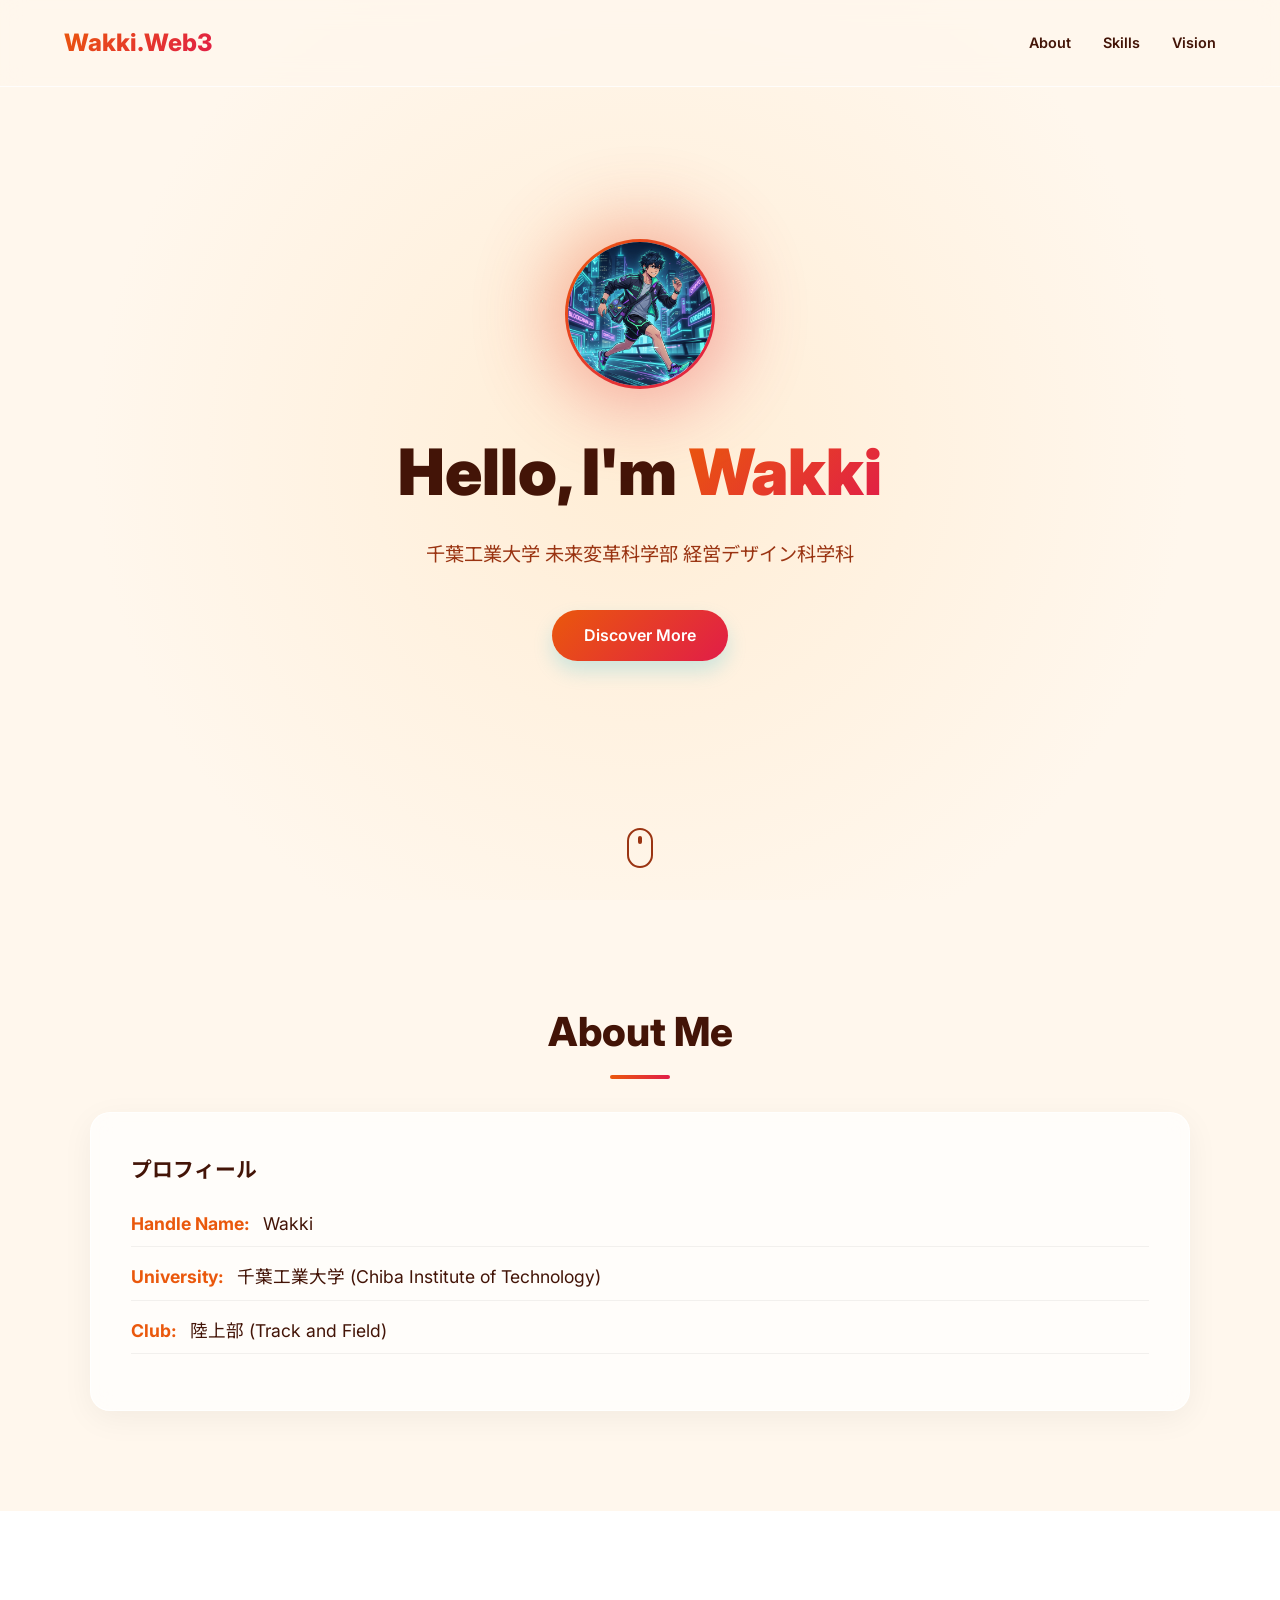
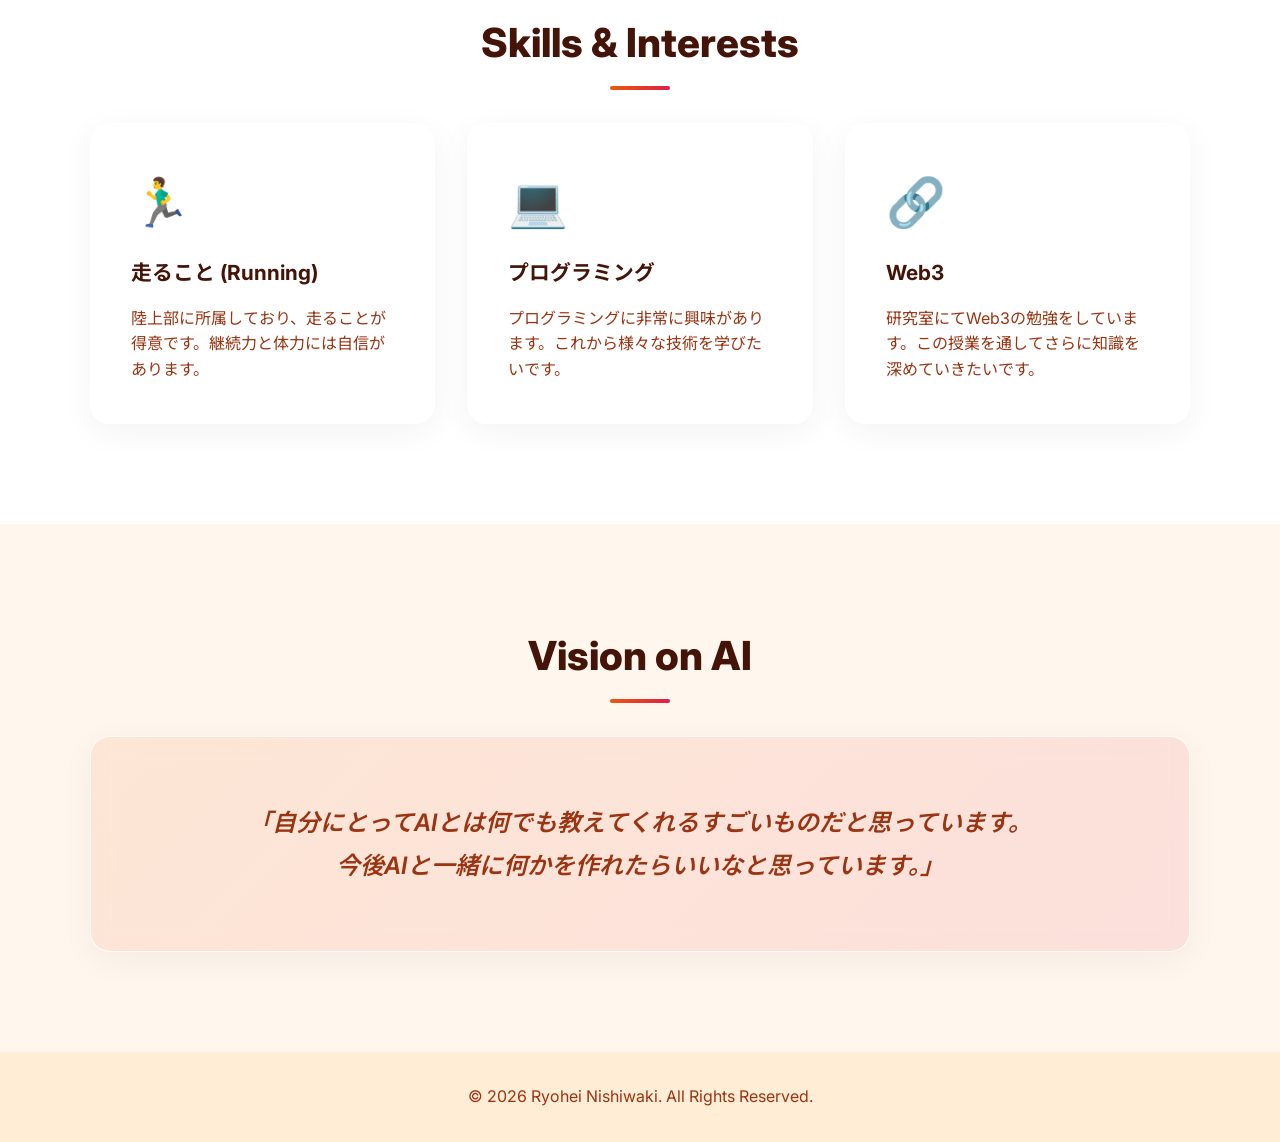
<file: index.html>
<!DOCTYPE html>
<html lang="ja">
<head>
    <meta charset="UTF-8">
    <meta name="viewport" content="width=device-width, initial-scale=1.0">
    <title>Ryohei | Portfolio</title>
    <meta name="description" content="西脇亮平 (Ryohei Nishiwaki) の自己紹介ポートフォリオサイト">
    <link rel="preconnect" href="https://fonts.googleapis.com">
    <link rel="preconnect" href="https://fonts.gstatic.com" crossorigin>
    <link href="https://fonts.googleapis.com/css2?family=Inter:wght@400;600;800&family=Noto+Sans+JP:wght@400;700;900&display=swap" rel="stylesheet">
    <link rel="stylesheet" href="style.css">
</head>
<body>
    <header class="navbar">
        <div class="logo">Wakki.Web3</div>
        <nav>
            <ul>
                <li><a href="#about">About</a></li>
                <li><a href="#skills">Skills</a></li>
                <li><a href="#vision">Vision</a></li>
            </ul>
        </nav>
    </header>

    <main>
        <section id="hero" class="hero">
            <div class="hero-content">
                <div class="avatar-container animate-on-load">
                    <img src="avatar.png" alt="Ryohei Avatar" class="avatar">
                    <div class="glow"></div>
                </div>
                <h1 class="animate-on-load delay-1">Hello, I'm <span class="highlight">Wakki</span></h1>
                <p class="subtitle animate-on-load delay-2">千葉工業大学 未来変革科学部 経営デザイン科学科</p>
                <a href="#about" class="btn animate-on-load delay-3">Discover More</a>
            </div>
            <div class="scroll-indicator">
                <div class="mouse"></div>
            </div>
        </section>

        <section id="about" class="section">
            <div class="container fade-in">
                <h2 class="section-title">About Me</h2>
                <div class="card glass">
                    <div class="card-content">
                        <h3>プロフィール</h3>
                        <ul class="info-list">
                            <li><span class="label">Handle Name:</span> Wakki</li>
                            <li><span class="label">University:</span> 千葉工業大学 (Chiba Institute of Technology)</li>
                            <li><span class="label">Club:</span> 陸上部 (Track and Field)</li>
                        </ul>
                    </div>
                </div>
            </div>
        </section>

        <section id="skills" class="section bg-alt">
            <div class="container fade-in">
                <h2 class="section-title">Skills & Interests</h2>
                <div class="grid">
                    <div class="card glass hover-effect">
                        <div class="icon">🏃‍♂️</div>
                        <h3>走ること (Running)</h3>
                        <p>陸上部に所属しており、走ることが得意です。継続力と体力には自信があります。</p>
                    </div>
                    <div class="card glass hover-effect">
                        <div class="icon">💻</div>
                        <h3>プログラミング</h3>
                        <p>プログラミングに非常に興味があります。これから様々な技術を学びたいです。</p>
                    </div>
                    <div class="card glass hover-effect">
                        <div class="icon">🔗</div>
                        <h3>Web3</h3>
                        <p>研究室にてWeb3の勉強をしています。この授業を通してさらに知識を深めていきたいです。</p>
                    </div>
                </div>
            </div>
        </section>

        <section id="vision" class="section">
            <div class="container fade-in">
                <h2 class="section-title">Vision on AI</h2>
                <div class="card banner glass">
                    <p class="quote">「自分にとってAIとは何でも教えてくれるすごいものだと思っています。<br>今後AIと一緒に何かを作れたらいいなと思っています。」</p>
                </div>
            </div>
        </section>
    </main>

    <footer>
        <p>&copy; 2026 Ryohei Nishiwaki. All Rights Reserved.</p>
    </footer>

    <script src="script.js"></script>
</body>
</html>
</file>
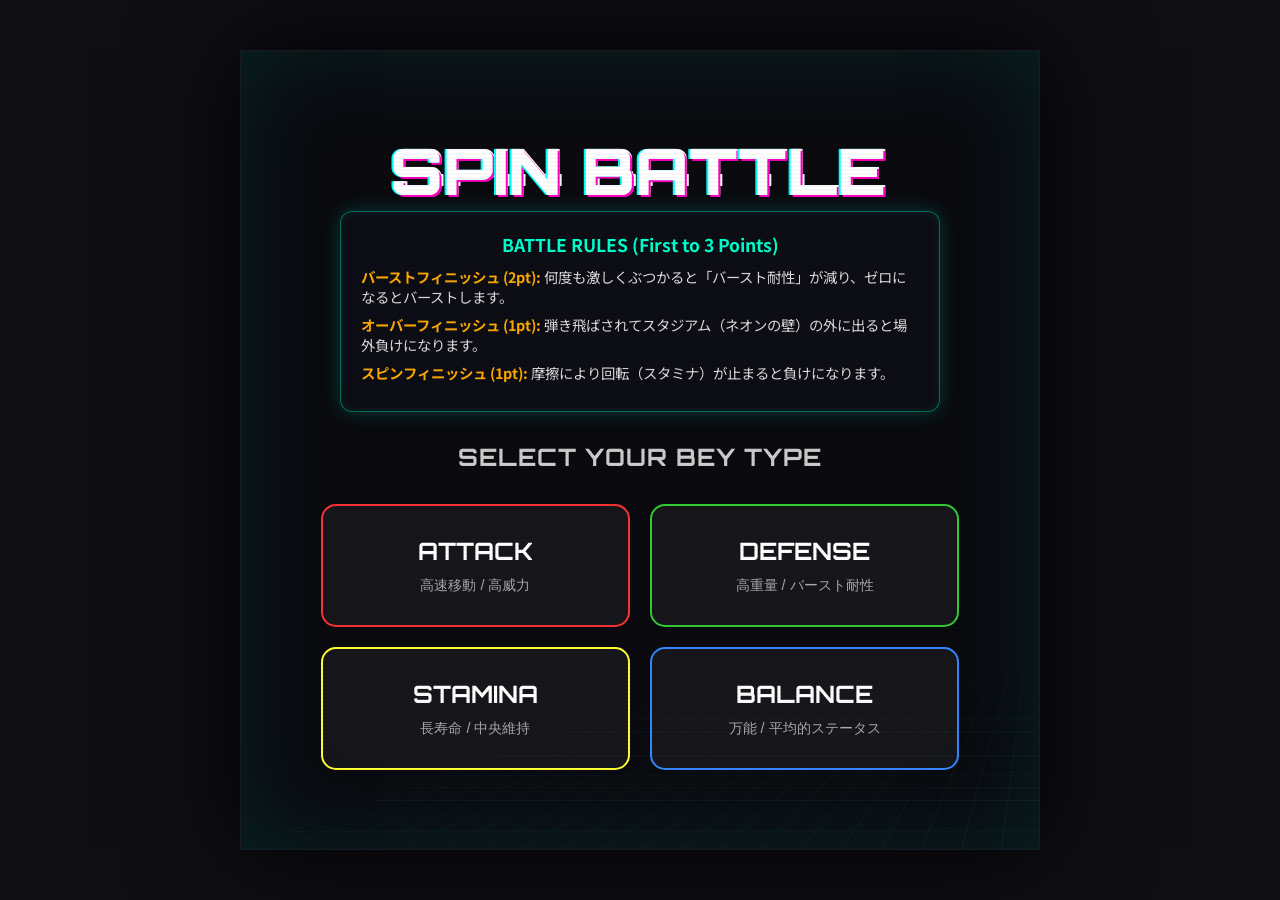
<file: beyblade/index.html>
<!DOCTYPE html>
<html lang="ja">
<head>
    <meta charset="UTF-8">
    <meta name="viewport" content="width=device-width, initial-scale=1.0, maximum-scale=1.0, user-scalable=no">
    <title>Spin Battle</title>
    <link rel="stylesheet" href="spin-battle.css">
    <link rel="preconnect" href="https://fonts.googleapis.com">
    <link rel="preconnect" href="https://fonts.gstatic.com" crossorigin>
    <link href="https://fonts.googleapis.com/css2?family=Orbitron:wght@400;700;900&family=Noto+Sans+JP:wght@400;700&display=swap" rel="stylesheet">
</head>
<body>
    <div id="game-container">
        <!-- Background Effects -->
        <div class="background-grid"></div>
        <div class="scanlines"></div>

        <!-- 共通スコアボード (バトル中のみ表示) -->
        <div id="scoreboard" class="hidden">
            <div class="player-score">
                <div class="info">
                    <span class="name">YOU</span>
                    <div class="burst-meter"><div id="player-burst-fill" class="fill"></div></div>
                </div>
                <span class="score" id="player-points">0</span>
            </div>
            <div class="target-score">FIRST TO 3</div>
            <div class="cpu-score">
                <span class="score" id="cpu-points">0</span>
                <div class="info">
                    <span class="name">CPU</span>
                    <div class="burst-meter"><div id="cpu-burst-fill" class="fill"></div></div>
                </div>
            </div>
        </div>

        <!-- タイプ選択画面 -->
        <div id="scene-selection" class="scene active">
            <h1 class="glitch" data-text="Spin Battle">Spin Battle</h1>
            
            <div class="rules-container">
                <h3>BATTLE RULES (First to 3 Points)</h3>
                <ul>
                    <li><span class="highlight">バーストフィニッシュ (2pt):</span> 何度も激しくぶつかると「バースト耐性」が減り、ゼロになるとバーストします。</li>
                    <li><span class="highlight">オーバーフィニッシュ (1pt):</span> 弾き飛ばされてスタジアム（ネオンの壁）の外に出ると場外負けになります。</li>
                    <li><span class="highlight">スピンフィニッシュ (1pt):</span> 摩擦により回転（スタミナ）が止まると負けになります。</li>
                </ul>
            </div>

            <h2>SELECT YOUR BEY TYPE</h2>
            <div class="type-grid">
                <button class="type-btn attack" data-type="attack">
                    <span class="type-name">ATTACK</span>
                    <span class="type-desc">高速移動 / 高威力</span>
                </button>
                <button class="type-btn defense" data-type="defense">
                    <span class="type-name">DEFENSE</span>
                    <span class="type-desc">高重量 / バースト耐性</span>
                </button>
                <button class="type-btn stamina" data-type="stamina">
                    <span class="type-name">STAMINA</span>
                    <span class="type-desc">長寿命 / 中央維持</span>
                </button>
                <button class="type-btn balance" data-type="balance">
                    <span class="type-name">BALANCE</span>
                    <span class="type-desc">万能 / 平均的ステータス</span>
                </button>
            </div>
        </div>

        <!-- Explanation Phase -->
        <div id="scene-explanation" class="scene hidden">
            <h1 class="glitch" data-text="YOUR SKILLS">YOUR SKILLS</h1>
            <div id="type-explanation-content" style="background: rgba(0,0,0,0.7); border: 1px solid #444; border-radius: 8px; padding: 20px; box-shadow: 0 0 15px rgba(0,255,204,0.3); margin-bottom: 30px; width: 80%; max-width: 600px; margin-left: auto; margin-right: auto;">
                <!-- JS Inject -->
            </div>
            <button class="action-btn" id="btn-start-shoot" style="font-size: 1.5rem; padding: 15px 40px; box-shadow: 0 0 20px #00ffcc; margin-top: 20px;">GO TO SHOOT</button>
        </div>

        <!-- シュート画面 -->
        <div id="scene-shoot" class="scene hidden">
            <div id="countdown-text" class="glitch" data-text=""></div>
            
            <div id="shoot-ui" class="hidden" style="display: flex; flex-direction: column; align-items: center;">
                <div class="gauge-container">
                    <div id="power-bar" class="power-bar"></div>
                    <div class="gauge-marker ideal">MAX</div>
                </div>
                <button id="btn-shoot" class="action-btn">SHOOT!</button>
            </div>
        </div>

        <!-- バトル画面 (Canvas) -->
        <div id="scene-battle" class="scene hidden">
            <canvas id="stadium" width="600" height="600"></canvas>
            <div class="battle-controls">
                <button id="btn-special-move" class="action-btn special-move-btn hidden">SPECIAL MOVE!</button>
                <button id="btn-defense" class="action-btn defense-btn hidden">DEFENSE!</button>
                <button id="btn-move" class="action-btn move-btn hidden">MODE CHANGE</button>
                <button id="btn-figure8" class="action-btn figure8-btn hidden">TARGET DASH!</button>
            </div>

            <div id="battle-message" class="hidden">
                <h2 id="message-text">BURST FINISH!</h2>
                <p id="message-subtext">+2 POINTS</p>
                <button id="btn-next-round" class="action-btn small hidden">NEXT ROUND</button>
            </div>
        </div>

        <!-- Special Move Cut-in Overlay -->
        <div id="special-cutin" class="hidden">
            <div class="cutin-bg"></div>
            <div id="cutin-text" class="glitch" data-text="SPECIAL MOVE!">SPECIAL MOVE!</div>
        </div>

        <!-- リザルト画面 -->
        <div id="scene-result" class="scene hidden">
            <h1 id="result-title">YOU WIN!</h1>
            <p id="result-detail">FINAL SCORE: 3 - 1</p>
            <button id="btn-restart" class="action-btn">PLAY AGAIN</button>
        </div>
    </div>

    <script src="spin-battle.js"></script>
</body>
</html>
</file>
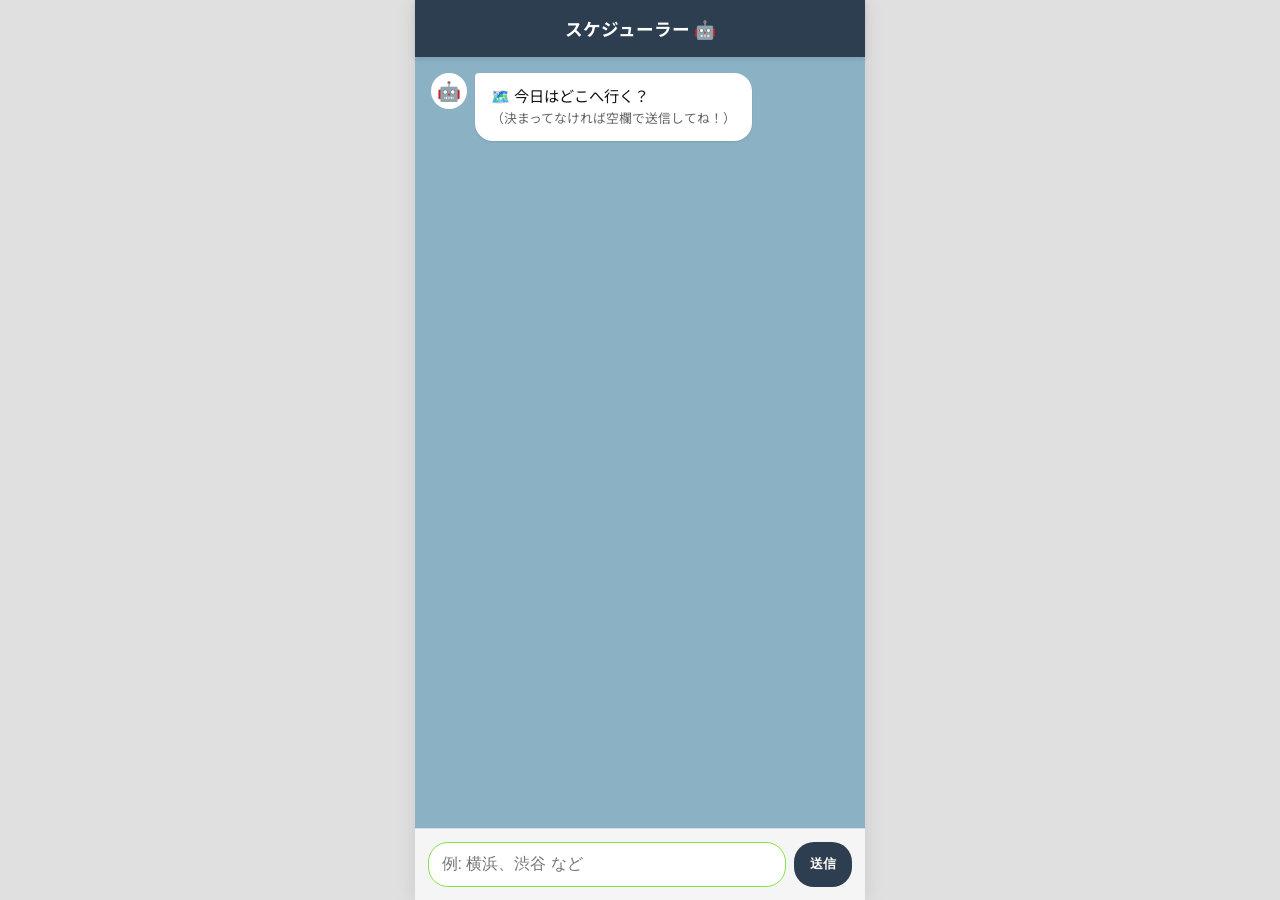
<file: 領域C/app.html>
<!DOCTYPE html>
<html lang="ja">
<head>
    <meta charset="UTF-8">
    <meta name="viewport" content="width=device-width, initial-scale=1.0">
    <title>Vibe Chat Scheduler</title>
    <!-- Google Fonts -->
    <link rel="preconnect" href="https://fonts.googleapis.com">
    <link rel="preconnect" href="https://fonts.gstatic.com" crossorigin>
    <link href="https://fonts.googleapis.com/css2?family=Inter:wght@400;600;800&family=Noto+Sans+JP:wght@400;600;800&display=swap" rel="stylesheet">
    <link rel="stylesheet" href="app.css">
</head>
<body>
    <main class="chat-container">
        <!-- チャット上部のヘッダー -->
        <header class="chat-header">
            <h1>スケジューラー 🤖</h1>
        </header>

        <!-- メッセージが流れるエリア -->
        <div class="chat-history" id="chat-history">
            <!-- JSでメッセージが追加されていきます -->
        </div>

        <!-- 画面下部の入力／ボタンエリア -->
        <footer class="chat-footer" id="chat-footer">
            
            <!-- 目的地を入力するテキストボックス -->
            <div id="input-text-area" class="input-area hidden">
                <input type="text" id="dest-input" placeholder="例: 横浜、渋谷 など">
                <button id="btn-send-dest" class="btn-send">送信</button>
            </div>

            <!-- 気分やアクティビティを選ぶボタンリスト -->
            <div id="input-button-area" class="input-area hidden">
                <!-- JSで動的にボタンが追加されます -->
            </div>

        </footer>
    </main>

    <script src="app.js"></script>
</body>
</html>
</file>
<file: style.css>
:root {
    --bg-main: #FFF7ED;
    --bg-alt: #FFFFFF;
    --text-main: #431407;
    --text-muted: #9A3412;
    --accent-1: #EA580C;
    --accent-2: #E11D48;
    --glass-bg: rgba(255, 255, 255, 0.7);
    --glass-border: rgba(255, 255, 255, 0.8);
    --transition: all 0.4s cubic-bezier(0.16, 1, 0.3, 1);
}

* {
    margin: 0;
    padding: 0;
    box-sizing: border-box;
}

html {
    scroll-behavior: smooth;
    font-family: 'Inter', 'Noto Sans JP', sans-serif;
}

body {
    background-color: var(--bg-main);
    color: var(--text-main);
    line-height: 1.6;
    overflow-x: hidden;
}

/* Navbar */
.navbar {
    position: fixed;
    top: 0;
    width: 100%;
    padding: 1.5rem 5%;
    display: flex;
    justify-content: space-between;
    align-items: center;
    background: rgba(255, 247, 237, 0.8);
    backdrop-filter: blur(12px);
    z-index: 1000;
    border-bottom: 1px solid var(--glass-border);
}

.logo {
    font-weight: 800;
    font-size: 1.5rem;
    background: linear-gradient(135deg, var(--accent-1), var(--accent-2));
    -webkit-background-clip: text;
    -webkit-text-fill-color: transparent;
}

nav ul {
    list-style: none;
    display: flex;
    gap: 2rem;
}

nav a {
    color: var(--text-main);
    text-decoration: none;
    font-size: 0.9rem;
    font-weight: 600;
    transition: var(--transition);
}

nav a:hover {
    color: var(--accent-1);
}

/* Hero */
.hero {
    height: 100vh;
    display: flex;
    flex-direction: column;
    justify-content: center;
    align-items: center;
    text-align: center;
    position: relative;
    padding: 0 5%;
    background: radial-gradient(circle at center, #FFEDD5 0%, var(--bg-main) 70%);
}

.avatar-container {
    position: relative;
    width: 150px;
    height: 150px;
    margin: 0 auto 2rem;
    border-radius: 50%;
    z-index: 1;
}

.avatar {
    width: 100%;
    height: 100%;
    border-radius: 50%;
    object-fit: cover;
    border: 3px solid transparent;
    background: linear-gradient(var(--bg-main), var(--bg-main)) padding-box,
                linear-gradient(135deg, var(--accent-1), var(--accent-2)) border-box;
}

.glow {
    position: absolute;
    top: 50%;
    left: 50%;
    transform: translate(-50%, -50%);
    width: 180px;
    height: 180px;
    background: linear-gradient(135deg, var(--accent-1), var(--accent-2));
    border-radius: 50%;
    filter: blur(40px);
    opacity: 0.4;
    z-index: -1;
    animation: pulse 4s infinite alternate;
}

@keyframes pulse {
    0% { opacity: 0.3; transform: translate(-50%, -50%) scale(0.9); }
    100% { opacity: 0.6; transform: translate(-50%, -50%) scale(1.1); }
}

h1 {
    font-size: 4rem;
    font-weight: 900;
    margin-bottom: 1rem;
}

.highlight {
    background: linear-gradient(135deg, var(--accent-1), var(--accent-2));
    -webkit-background-clip: text;
    -webkit-text-fill-color: transparent;
}

.subtitle {
    font-size: 1.2rem;
    color: var(--text-muted);
    margin-bottom: 2.5rem;
    max-width: 600px;
}

.btn {
    display: inline-block;
    padding: 0.8rem 2rem;
    background: linear-gradient(135deg, var(--accent-1), var(--accent-2));
    color: white;
    text-decoration: none;
    border-radius: 30px;
    font-weight: 600;
    transition: var(--transition);
    box-shadow: 0 10px 20px rgba(6, 182, 212, 0.2);
}

.btn:hover {
    transform: translateY(-3px);
    box-shadow: 0 15px 25px rgba(139, 92, 246, 0.3);
}

.scroll-indicator {
    position: absolute;
    bottom: 2rem;
    left: 50%;
    transform: translateX(-50%);
}

.mouse {
    width: 26px;
    height: 40px;
    border: 2px solid var(--text-muted);
    border-radius: 20px;
    position: relative;
}

.mouse::before {
    content: '';
    position: absolute;
    top: 6px;
    left: 50%;
    transform: translateX(-50%);
    width: 4px;
    height: 8px;
    background: var(--text-muted);
    border-radius: 2px;
    animation: scroll 1.5s infinite;
}

@keyframes scroll {
    0% { transform: translate(-50%, 0); opacity: 1; }
    100% { transform: translate(-50%, 15px); opacity: 0; }
}

/* Sections */
.section {
    padding: 100px 5%;
}

.bg-alt {
    background-color: var(--bg-alt);
}

.container {
    max-width: 1100px;
    margin: 0 auto;
}

.section-title {
    font-size: 2.5rem;
    font-weight: 800;
    margin-bottom: 3rem;
    text-align: center;
    position: relative;
}

.section-title::after {
    content: '';
    position: absolute;
    bottom: -15px;
    left: 50%;
    transform: translateX(-50%);
    width: 60px;
    height: 4px;
    background: linear-gradient(90deg, var(--accent-1), var(--accent-2));
    border-radius: 2px;
}

/* Glassmorphism */
.glass {
    background: var(--glass-bg);
    backdrop-filter: blur(12px);
    border: 1px solid var(--glass-border);
    border-radius: 20px;
    padding: 2.5rem;
    box-shadow: 0 8px 32px rgba(0, 0, 0, 0.05);
}

.info-list {
    list-style: none;
    margin-top: 1.5rem;
}

.info-list li {
    margin-bottom: 1rem;
    font-size: 1.1rem;
    border-bottom: 1px solid rgba(0,0,0,0.05);
    padding-bottom: 0.5rem;
}

.label {
    font-weight: 700;
    color: var(--accent-1);
    margin-right: 0.5rem;
}

/* Grid */
.grid {
    display: grid;
    grid-template-columns: repeat(auto-fit, minmax(300px, 1fr));
    gap: 2rem;
}

.hover-effect {
    transition: var(--transition);
}

.hover-effect:hover {
    transform: translateY(-10px);
    border-color: rgba(234, 88, 12, 0.3);
    box-shadow: 0 15px 30px rgba(0,0,0,0.1);
}

.icon {
    font-size: 3rem;
    margin-bottom: 1rem;
}

.card h3 {
    margin-bottom: 1rem;
    font-size: 1.3rem;
}

.card p {
    color: var(--text-muted);
}

.banner {
    text-align: center;
    padding: 4rem 2rem;
    background: linear-gradient(135deg, rgba(234, 88, 12, 0.1), rgba(225, 29, 72, 0.1));
}

.quote {
    font-size: 1.5rem;
    font-weight: 600;
    font-style: italic;
    line-height: 1.8;
}

/* Footer */
footer {
    text-align: center;
    padding: 2rem;
    background: #FFEDD5;
    color: var(--text-muted);
}

/* Responsive */
@media (max-width: 768px) {
    h1 { font-size: 2.5rem; }
    .logo { font-size: 1.2rem; }
    nav ul { gap: 1rem; }
    .section { padding: 80px 5%; }
}

/* Initial States for Animations */
.animate-on-load {
    opacity: 0;
    transform: translateY(30px);
}

.fade-in {
    opacity: 0;
    transform: translateY(50px);
    transition: opacity 0.8s ease-out, transform 0.8s ease-out;
}

.fade-in.visible {
    opacity: 1;
    transform: translateY(0);
}
</file>
<file: beyblade/spin-battle.css>
:root {
    --bg-color: #0f0f13;
    --text-color: #ffffff;
    --accent-orange: #ff5e00;
    --accent-glow: rgba(255, 94, 0, 0.6);
    --attack-color: #ff3333;
    --defense-color: #33cc33;
    --stamina-color: #ffff33;
    --balance-color: #3388ff;
}

* {
    box-sizing: border-box;
    margin: 0;
    padding: 0;
}

body {
    background-color: var(--bg-color);
    color: var(--text-color);
    font-family: 'Noto Sans JP', sans-serif;
    display: flex;
    justify-content: center;
    align-items: center;
    height: 100vh;
    overflow: hidden;
    touch-action: manipulation; /* 連打時のズームを防止 */
}

h1, h2, .orbitron {
    font-family: 'Orbitron', sans-serif;
}

#game-container {
    width: 100%;
    max-width: 800px;
    height: 100vh;
    max-height: 800px;
    position: relative;
    background: #0a0a0f;
    box-shadow: 0 0 100px rgba(0,0,0,1), inset 0 0 100px rgba(0, 255, 204, 0.1);
    overflow: hidden;
    border: 1px solid #1a1a24;
}

/* Background Grid & Scanlines */
.background-grid {
    position: absolute;
    top: 0;
    left: 0;
    width: 200%;
    height: 200%;
    background-image: 
        linear-gradient(rgba(0, 255, 204, 0.05) 1px, transparent 1px),
        linear-gradient(90deg, rgba(0, 255, 204, 0.05) 1px, transparent 1px);
    background-size: 40px 40px;
    transform: perspective(500px) rotateX(60deg) translateY(-20%);
    animation: grid-move 20s linear infinite;
    z-index: 1;
    pointer-events: none;
}

.scanlines {
    position: absolute;
    top: 0;
    left: 0;
    width: 100%;
    height: 100%;
    background: linear-gradient(
        to bottom,
        rgba(255, 255, 255, 0) 50%,
        rgba(0, 0, 0, 0.1) 50%
    );
    background-size: 100% 4px;
    z-index: 40;
    pointer-events: none;
    opacity: 0.3;
}

@keyframes grid-move {
    from { transform: perspective(500px) rotateX(60deg) translateY(-50%); }
    to { transform: perspective(500px) rotateX(60deg) translateY(0%); }
}

/* Scene Management */
.scene {
    position: absolute;
    top: 0;
    left: 0;
    width: 100%;
    height: 100%;
    display: flex;
    flex-direction: column;
    justify-content: center;
    align-items: center;
    opacity: 0;
    pointer-events: none;
    transition: opacity 0.5s ease-in-out;
}

.scene.active {
    opacity: 1;
    pointer-events: auto;
    z-index: 10;
}

.hidden {
    display: none !important;
}

/* Typography & Effects */
h1.glitch {
    position: relative;
    font-size: 4rem;
    font-weight: 900;
    color: #fff;
    text-transform: uppercase;
    animation: glitch-skew 1s infinite linear alternate-reverse;
}

h1.glitch::before, h1.glitch::after {
    content: attr(data-text);
    position: absolute;
    top: 0;
    left: 0;
    width: 100%;
    height: 100%;
}

h1.glitch::before {
    left: 2px;
    text-shadow: -2px 0 #ff00c1;
    clip: rect(44px, 450px, 56px, 0);
    animation: glitch-anim 5s infinite linear alternate-reverse;
}

h1.glitch::after {
    left: -2px;
    text-shadow: -2px 0 #00fff9, 2px 2px #ff00c1;
    animation: glitch-anim2 1s infinite linear alternate-reverse;
}

@keyframes glitch-anim {
    0% { clip: rect(31px, 9999px, 94px, 0); }
    20% { clip: rect(62px, 9999px, 42px, 0); }
    40% { clip: rect(16px, 9999px, 78px, 0); }
    60% { clip: rect(81px, 9999px, 13px, 0); }
    80% { clip: rect(92px, 9999px, 55px, 0); }
    100% { clip: rect(41px, 9999px, 22px, 0); }
}

@keyframes glitch-anim2 {
    0% { clip: rect(65px, 9999px, 100px, 0); }
    20% { clip: rect(21px, 9999px, 33px, 0); }
    40% { clip: rect(87px, 9999px, 12px, 0); }
    60% { clip: rect(45px, 9999px, 76px, 0); }
    80% { clip: rect(54px, 9999px, 89px, 0); }
    100% { clip: rect(12px, 9999px, 45px, 0); }
}

h2 {
    font-size: 1.5rem;
    margin-bottom: 2rem;
    color: #cccccc;
    letter-spacing: 1px;
}

/* Scoreboard */
#scoreboard {
    position: absolute;
    top: 20px;
    left: 50%;
    transform: translateX(-50%);
    width: 90%;
    display: flex;
    justify-content: space-between;
    align-items: center;
    z-index: 20;
    background: rgba(15, 15, 20, 0.6);
    backdrop-filter: blur(10px);
    -webkit-backdrop-filter: blur(10px);
    padding: 15px 30px;
    border-radius: 15px;
    border: 1px solid rgba(0, 255, 204, 0.3);
    font-family: 'Orbitron', sans-serif;
    box-shadow: 0 10px 30px rgba(0,0,0,0.5), inset 0 0 15px rgba(0, 255, 204, 0.1);
}

.player-score, .cpu-score {
    display: flex;
    align-items: center;
    gap: 20px;
}

.info {
    display: flex;
    flex-direction: column;
    align-items: flex-start;
    gap: 5px;
}

.cpu-score .info {
    align-items: flex-end;
}

.burst-meter {
    width: 120px;
    height: 8px;
    background: rgba(255, 255, 255, 0.1);
    border-radius: 4px;
    border: 1px solid #444;
    overflow: hidden;
    position: relative;
}

.burst-meter .fill {
    height: 100%;
    width: 100%;
    background: linear-gradient(90deg, #ff00c1, #00fff9);
    box-shadow: 0 0 10px rgba(0, 255, 249, 0.5);
    transition: width 0.3s ease, background 0.3s ease;
}

.burst-meter .fill.danger {
    background: linear-gradient(90deg, #ff0000, #ffaa00);
    animation: flash-danger 0.5s infinite alternate;
}

@keyframes flash-danger {
    from { opacity: 1; }
    to { opacity: 0.5; box-shadow: 0 0 15px #ff0000; }
}

.score {
    font-size: 2.5rem;
    font-weight: 900;
    color: var(--accent-orange);
    text-shadow: 0 0 10px var(--accent-glow);
}

.name {
    font-size: 1.2rem;
    color: #aaa;
}

.target-score {
    font-size: 0.9rem;
    color: #666;
    letter-spacing: 2px;
}

/* Selection Screen */
.rules-container {
    background: rgba(15, 15, 25, 0.7);
    backdrop-filter: blur(8px);
    -webkit-backdrop-filter: blur(8px);
    border: 1px solid rgba(0, 255, 204, 0.4);
    border-radius: 12px;
    padding: 20px;
    margin-bottom: 30px;
    text-align: left;
    max-width: 600px;
    width: 90%;
    box-shadow: 0 0 20px rgba(0, 255, 204, 0.2), inset 0 0 10px rgba(0, 255, 204, 0.1);
}

.rules-container h3 {
    margin-top: 0;
    color: #00ffcc;
    font-size: 1.1rem;
    text-align: center;
    margin-bottom: 10px;
}

.rules-container ul {
    list-style: none;
    padding: 0;
    margin: 0;
}

.rules-container li {
    margin-bottom: 8px;
    font-size: 0.9rem;
    line-height: 1.4;
    color: #ddd;
}

.rules-container .highlight {
    color: #ffaa00;
    font-weight: bold;
}

.type-grid {
    display: grid;
    grid-template-columns: 1fr 1fr;
    gap: 20px;
    width: 80%;
}

.type-btn {
    background: rgba(255,255,255,0.05);
    border: 2px solid transparent;
    border-radius: 15px;
    padding: 30px 20px;
    color: white;
    cursor: pointer;
    transition: all 0.3s ease;
    display: flex;
    flex-direction: column;
    align-items: center;
    gap: 10px;
}

.type-btn:hover {
    transform: translateY(-5px);
    background: rgba(255,255,255,0.1);
}

.type-btn.attack { border-color: var(--attack-color); }
.type-btn.attack:hover { box-shadow: 0 0 20px rgba(255, 51, 51, 0.4); }

.type-btn.defense { border-color: var(--defense-color); }
.type-btn.defense:hover { box-shadow: 0 0 20px rgba(51, 204, 51, 0.4); }

.type-btn.stamina { border-color: var(--stamina-color); }
.type-btn.stamina:hover { box-shadow: 0 0 20px rgba(255, 255, 51, 0.4); }

.type-btn.balance { border-color: var(--balance-color); }
.type-btn.balance:hover { box-shadow: 0 0 20px rgba(51, 136, 255, 0.4); }

.type-name {
    font-family: 'Orbitron', sans-serif;
    font-size: 1.5rem;
    font-weight: 700;
}

.type-desc {
    font-size: 0.9rem;
    color: #aaa;
}

/* Countdown Text */
#countdown-text {
    font-size: 10rem;
    font-weight: 900;
    color: var(--accent-orange);
    text-shadow: 0 0 30px var(--accent-glow);
    font-family: 'Orbitron', sans-serif;
    z-index: 50;
    margin-bottom: 20px;
    transform: scale(0);
    transition: transform 0.2s cubic-bezier(0.175, 0.885, 0.32, 1.275);
}

#countdown-text.pop {
    transform: scale(1.2);
}

#shoot-ui {
    transition: opacity 0.5s ease;
}

/* Shoot Screen */
.gauge-container {
    width: 60px;
    height: 400px;
    background: rgba(255,255,255,0.1);
    border-radius: 30px;
    position: relative;
    overflow: hidden;
    margin-bottom: 40px;
    border: 2px solid #333;
}

#power-bar {
    position: absolute;
    bottom: 0;
    left: 0;
    width: 100%;
    height: 0%;
    background: linear-gradient(to top, #ffcc00, var(--accent-orange), #ff0000);
}

.gauge-marker {
    position: absolute;
    left: 0;
    width: 100%;
    height: 4px;
    background: white;
    box-shadow: 0 0 10px white;
    z-index: 2;
}

.gauge-marker.ideal {
    bottom: 90%;
}

.action-btn {
    font-family: 'Orbitron', sans-serif;
    font-size: 1.2rem;
    font-weight: 900;
    padding: 12px 20px;
    background: var(--accent-orange);
    color: white;
    border: none;
    border-radius: 8px;
    cursor: pointer;
    box-shadow: 0 0 15px var(--accent-glow);
    transition: all 0.2s;
    text-transform: uppercase;
    letter-spacing: 1px;
}

.action-btn:hover {
    transform: scale(1.05);
    background: #ff7a2e;
    box-shadow: 0 0 25px var(--accent-glow);
}

.action-btn:active {
    transform: scale(0.95);
}

.action-btn.small {
    font-size: 1rem;
    padding: 10px 20px;
    margin-top: 20px;
}

/* Battle Screen */
canvas {
    max-width: 95vw;
    max-height: 95vw;
    width: 100%;
    height: auto;
    border-radius: 50%;
    box-shadow: inset 0 0 50px rgba(0,0,0,1), 0 0 30px rgba(0,0,0,0.5);
    background: radial-gradient(circle at center, #222 0%, #111 100%);
    border: 4px solid #333;
}

#battle-message {
    position: absolute;
    top: 50%;
    left: 50%;
    transform: translate(-50%, -50%);
    background: rgba(0, 0, 0, 0.85);
    padding: 40px;
    border-radius: 20px;
    text-align: center;
    border: 2px solid var(--accent-orange);
    box-shadow: 0 0 30px var(--accent-glow);
    z-index: 30;
    width: 80%;
}

#message-text {
    font-size: 3rem;
    color: var(--accent-orange);
    margin-bottom: 10px;
    text-shadow: 0 0 15px var(--accent-orange);
}

#message-subtext {
    font-size: 1.5rem;
    color: white;
}

/* Result Screen */
#result-title {
    font-size: 4rem;
    margin-bottom: 10px;
}

#result-title.win { color: var(--accent-orange); }
#result-title.lose { color: #555; }

#result-detail {
    font-size: 1.5rem;
    margin-bottom: 40px;
    color: #ccc;
}

/* Battle Controls */
.battle-controls {
    position: absolute;
    bottom: 30px;
    left: 50%;
    transform: translateX(-50%);
    display: flex;
    flex-wrap: wrap;
    justify-content: center;
    width: 100%;
    gap: 15px;
    z-index: 25;
}

/* Special Move Button (Sketch Inspired) */
.special-move-btn {
    width: 320px;
    height: 70px;
    display: flex !important;
    justify-content: space-between;
    align-items: center;
    padding: 0 10px 0 25px !important;
    background: linear-gradient(90deg, #ff0000, #ff8800) !important;
    border: 3px solid #fff;
    border-radius: 35px !important;
    box-shadow: 0 0 20px rgba(255, 0, 0, 0.6), inset 0 0 15px rgba(255, 255, 255, 0.3) !important;
    overflow: hidden;
    animation: pulse-special 1s infinite alternate;
}

.special-move-btn .btn-text {
    font-size: 1.4rem;
    font-weight: 900;
    letter-spacing: 1px;
    text-shadow: 2px 2px 4px rgba(0,0,0,0.5);
}

.btn-icon-circle {
    width: 54px;
    height: 54px;
    background: white;
    border-radius: 50%;
    display: flex;
    justify-content: center;
    align-items: center;
    border: 3px solid #333;
    box-shadow: 0 0 10px rgba(0,0,0,0.3);
}

.btn-icon-circle img {
    width: 38px;
    height: auto;
}

.special-move-btn:disabled {
    background: #555 !important;
    border-color: #888;
    box-shadow: none !important;
    animation: none;
    opacity: 0.7;
}

.special-move-btn:disabled .btn-icon-circle {
    background: #aaa;
    filter: grayscale(1);
}

/* Defense Button */
.defense-btn {
    background: linear-gradient(45deg, #0055ff, #00eeff);
    box-shadow: 0 0 20px #0055ff, 0 0 40px #00eeff;
    animation: pulse-special 1s infinite alternate;
}

/* Move Button */
.move-btn {
    background: linear-gradient(45deg, #aa00ff, #ff00ff);
    box-shadow: 0 0 20px #aa00ff, 0 0 40px #ff00ff;
}

.move-btn.cooldown {
    background: #555;
    box-shadow: none;
    color: #888;
    cursor: not-allowed;
    animation: none;
}

/* Figure 8 Dash Button */
.figure8-btn {
    background: linear-gradient(45deg, #ff0055, #ffaa00);
    box-shadow: 0 0 20px #ff0055, 0 0 40px #ffaa00;
}

.special-move-btn:disabled, .defense-btn:disabled, .figure8-btn.cooldown {
    background: #555;
    box-shadow: none;
    color: #888;
    animation: none;
    cursor: not-allowed;
}

/* Special Move Button */
.special-move-btn {
    background: linear-gradient(45deg, #ff0000, #ffcc00);
    box-shadow: 0 0 20px #ff0000, 0 0 40px #ffcc00;
    animation: pulse-special 1s infinite alternate;
}

@keyframes pulse-special {
    from { transform: scale(1); }
    to { transform: scale(1.1); }
}

/* Special Cut-in */
#special-cutin {
    position: absolute;
    top: 0;
    left: 0;
    width: 100%;
    height: 100%;
    z-index: 100;
    display: flex;
    flex-direction: column;
    justify-content: center;
    align-items: center;
    pointer-events: none;
}

.cutin-bg {
    position: absolute;
    width: 100%;
    height: 30%;
    background: linear-gradient(90deg, transparent, rgba(255, 100, 0, 0.8), transparent);
    transform: skewY(-5deg);
    animation: cutin-bg-anim 0.8s ease-out forwards;
}

#cutin-text {
    font-size: 3rem;
    color: white;
    margin-top: 20px;
    z-index: 101;
    text-shadow: 0 0 10px #ff0000;
    opacity: 0;
    animation: fade-in-up 0.5s 0.2s ease-out forwards;
}

@keyframes cutin-bg-anim {
    0% { transform: scaleX(0) skewY(-5deg); opacity: 0; }
    50% { transform: scaleX(1.2) skewY(-5deg); opacity: 1; }
    100% { transform: scaleX(1) skewY(-5deg); opacity: 0.8; }
}

@keyframes fade-in-up {
    from { transform: translateY(20px); opacity: 0; }
    to { transform: translateY(0); opacity: 1; }
}

/* Mobile Optimizations */
@media (max-width: 600px) {
    h1.glitch {
        font-size: 2.5rem;
    }
    
    #scoreboard {
        padding: 10px 15px;
        width: 95%;
    }
    
    .player-score, .cpu-score {
        gap: 10px;
    }
    
    .burst-meter {
        width: 80px;
    }
    
    .score {
        font-size: 1.8rem;
    }
    
    .type-grid {
        gap: 10px;
        width: 95%;
    }
    
    .type-btn {
        padding: 15px 10px;
    }
    
    .type-name {
        font-size: 1.1rem;
    }
    
    .battle-controls {
        bottom: 20px;
        gap: 8px;
    }
    
    .action-btn {
        font-size: 0.9rem;
        padding: 10px 15px;
    }
    
    #countdown-text {
        font-size: 6rem;
    }
    
    #battle-message {
        padding: 20px;
    }
    
    #message-text {
        font-size: 2rem;
    }
}
</file>
<file: 領域C/app.css>
:root {
    --bg-color: #8bb1c5; /* LINE風の背景色（薄い水色） */
    --bot-bg: #ffffff;   /* BOTの吹き出し（白） */
    --user-bg: #85e249;  /* 自分の吹き出し（緑） */
    --text-primary: #111111;
    --footer-bg: #f5f5f5; /* 下部の入力エリア */
}

* { box-sizing: border-box; }

body {
    background-color: #e0e0e0; /* 画面外の背景 */
    font-family: 'Inter', 'Noto Sans JP', sans-serif;
    margin: 0;
    display: flex;
    justify-content: center;
    height: 100vh;
}

/* スマホ画面のような縦長コンテナ */
.chat-container {
    width: 100%;
    max-width: 450px;
    height: 100vh;
    display: flex;
    flex-direction: column;
    background-color: var(--bg-color);
    box-shadow: 0 0 20px rgba(0,0,0,0.1);
}

.chat-header {
    background-color: #2c3e50;
    color: white;
    padding: 1rem;
    text-align: center;
    box-shadow: 0 2px 5px rgba(0,0,0,0.1);
    z-index: 10;
}

.chat-header h1 {
    margin: 0;
    font-size: 1.1rem;
    font-weight: bold;
}

/* チャット履歴エリア（スクロール） */
.chat-history {
    flex: 1;
    overflow-y: auto;
    padding: 1rem;
    display: flex;
    flex-direction: column;
    gap: 1rem;
}

/* 吹き出しの行 */
.message-row {
    display: flex;
    width: 100%;
    animation: fadeIn 0.3s ease;
}

@keyframes fadeIn {
    from { opacity: 0; transform: translateY(10px); }
    to { opacity: 1; transform: translateY(0); }
}

.message-row.bot { justify-content: flex-start; }
.message-row.user { justify-content: flex-end; }

/* アイコン */
.avatar {
    width: 36px;
    height: 36px;
    border-radius: 50%;
    background-color: white;
    display: flex;
    align-items: center;
    justify-content: center;
    font-size: 1.2rem;
    margin-right: 8px;
    flex-shrink: 0;
}

/* 吹き出し本体 */
.bubble {
    max-width: 75%;
    padding: 0.8rem 1rem;
    border-radius: 18px;
    font-size: 0.95rem;
    line-height: 1.4;
    word-break: break-word;
    position: relative;
    color: var(--text-primary);
    box-shadow: 0 1px 2px rgba(0,0,0,0.1);
}

.message-row.bot .bubble {
    background-color: var(--bot-bg);
    border-top-left-radius: 4px; /* しっぽの表現 */
}

.message-row.user .bubble {
    background-color: var(--user-bg);
    border-top-right-radius: 4px; /* しっぽの表現 */
}

/* 下部の固定エリア */
.chat-footer {
    background-color: var(--footer-bg);
    padding: 0.8rem;
    border-top: 1px solid #ddd;
}

.hidden { display: none !important; }

/* テキスト入力エリア */
#input-text-area {
    display: flex;
    gap: 0.5rem;
}

#dest-input {
    flex: 1;
    padding: 0.8rem;
    border-radius: 20px;
    border: 1px solid #ccc;
    font-size: 1rem;
    outline: none;
}

#dest-input:focus {
    border-color: #85e249;
}

.btn-send {
    background-color: #2c3e50;
    color: white;
    border: none;
    border-radius: 20px;
    padding: 0 1rem;
    font-weight: bold;
    cursor: pointer;
    transition: 0.2s;
}

.btn-send:active { transform: scale(0.95); }

/* ボタン選択エリア */
#input-button-area {
    display: flex;
    flex-direction: column;
    gap: 0.5rem;
    max-height: 250px;
    overflow-y: auto;
}

.chat-btn {
    background: white;
    border: 1px solid #ddd;
    padding: 0.8rem;
    border-radius: 12px;
    font-size: 0.95rem;
    text-align: left;
    cursor: pointer;
    font-weight: 600;
    display: flex;
    align-items: center;
    box-shadow: 0 1px 2px rgba(0,0,0,0.05);
}

.chat-btn:hover { background: #f0f0f0; }
.chat-btn:active { background: #e0e0e0; }

.chat-btn.action {
    background: #e2e8f0;
    text-align: center;
    justify-content: center;
    color: #333;
}

/* チャット内に送信されるタイムラインカード */
.schedule-card {
    background: white;
    border-radius: 12px;
    padding: 1rem;
    margin-top: 0.5rem;
    width: 100%;
}

.timeline {
    list-style: none;
    padding: 0;
    margin: 0;
    position: relative;
}

.timeline::before {
    content: '';
    position: absolute;
    top: 20px;
    bottom: 20px;
    left: 16px;
    width: 2px;
    background: #e2e8f0;
}

.timeline-item {
    display: flex;
    align-items: flex-start;
    margin-bottom: 1.25rem;
    position: relative;
    z-index: 1;
}

.timeline-item:last-child { margin-bottom: 0; }

.timeline-icon {
    width: 34px; height: 34px;
    border-radius: 50%;
    background: white;
    border: 2px solid #94a3b8;
    display: flex; justify-content: center; align-items: center;
    font-size: 1rem;
    margin-right: 1rem;
    flex-shrink: 0;
}

.timeline-content { display: flex; flex-direction: column; }
.time-label { font-size: 0.75rem; color: #64748b; margin-bottom: 0.2rem; }
.activity-text { font-size: 1.1rem; font-weight: bold; color: #1e293b; margin-bottom: 0.4rem;}

/* マップ検索リンクボタン */
.map-link-btn {
    font-size: 0.75rem;
    color: #0ea5e9;
    text-decoration: none;
    border: 1px solid #0ea5e9;
    padding: 0.25rem 0.5rem;
    border-radius: 6px;
    display: inline-block;
    width: fit-content;
    background-color: #f0f9ff;
}
</file>
